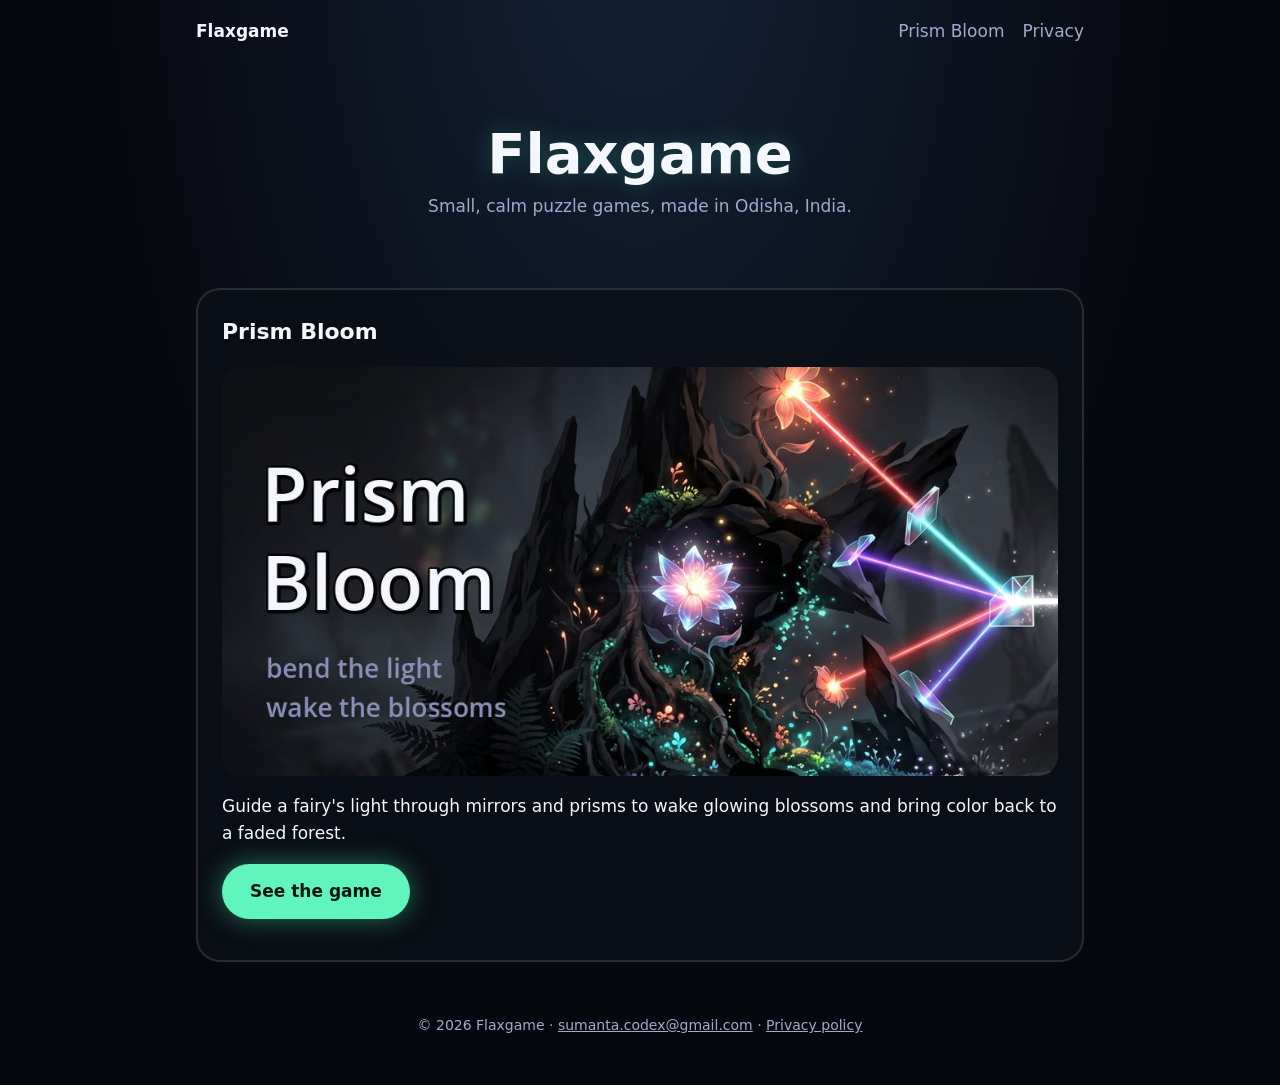
<file: index.html>
<!doctype html>
<html lang="en">
<head>
<meta charset="utf-8">
<meta name="viewport" content="width=device-width, initial-scale=1">
<title>Flaxgame</title>
<meta name="description" content="Flaxgame makes small, calm puzzle games. Our first: Prism Bloom, a light puzzle in a dark forest.">
<link rel="stylesheet" href="style.css">
<link rel="icon" href="img/icon.png">
</head>
<body>
<div class="wrap">
  <header class="top">
    <a href="./">Flaxgame</a>
    <nav><a href="prism-bloom/">Prism Bloom</a><a href="prism-bloom/privacy/">Privacy</a></nav>
  </header>

  <section class="hero">
    <h1>Flaxgame</h1>
    <p class="tag">Small, calm puzzle games, made in Odisha, India.</p>
  </section>

  <div class="card">
    <h2>Prism Bloom</h2>
    <a href="prism-bloom/"><img class="feature" src="img/feature.jpg" alt="Prism Bloom: a fairy's light splits through a prism and wakes glowing flowers"></a>
    <p>Guide a fairy's light through mirrors and prisms to wake glowing blossoms and bring color back to a faded forest.</p>
    <p><a class="pill" href="prism-bloom/">See the game</a></p>
  </div>

  <footer>
    © 2026 Flaxgame · <a href="mailto:sumanta.codex@gmail.com">sumanta.codex@gmail.com</a> · <a href="prism-bloom/privacy/">Privacy policy</a>
  </footer>
</div>
</body>
</html>
</file>
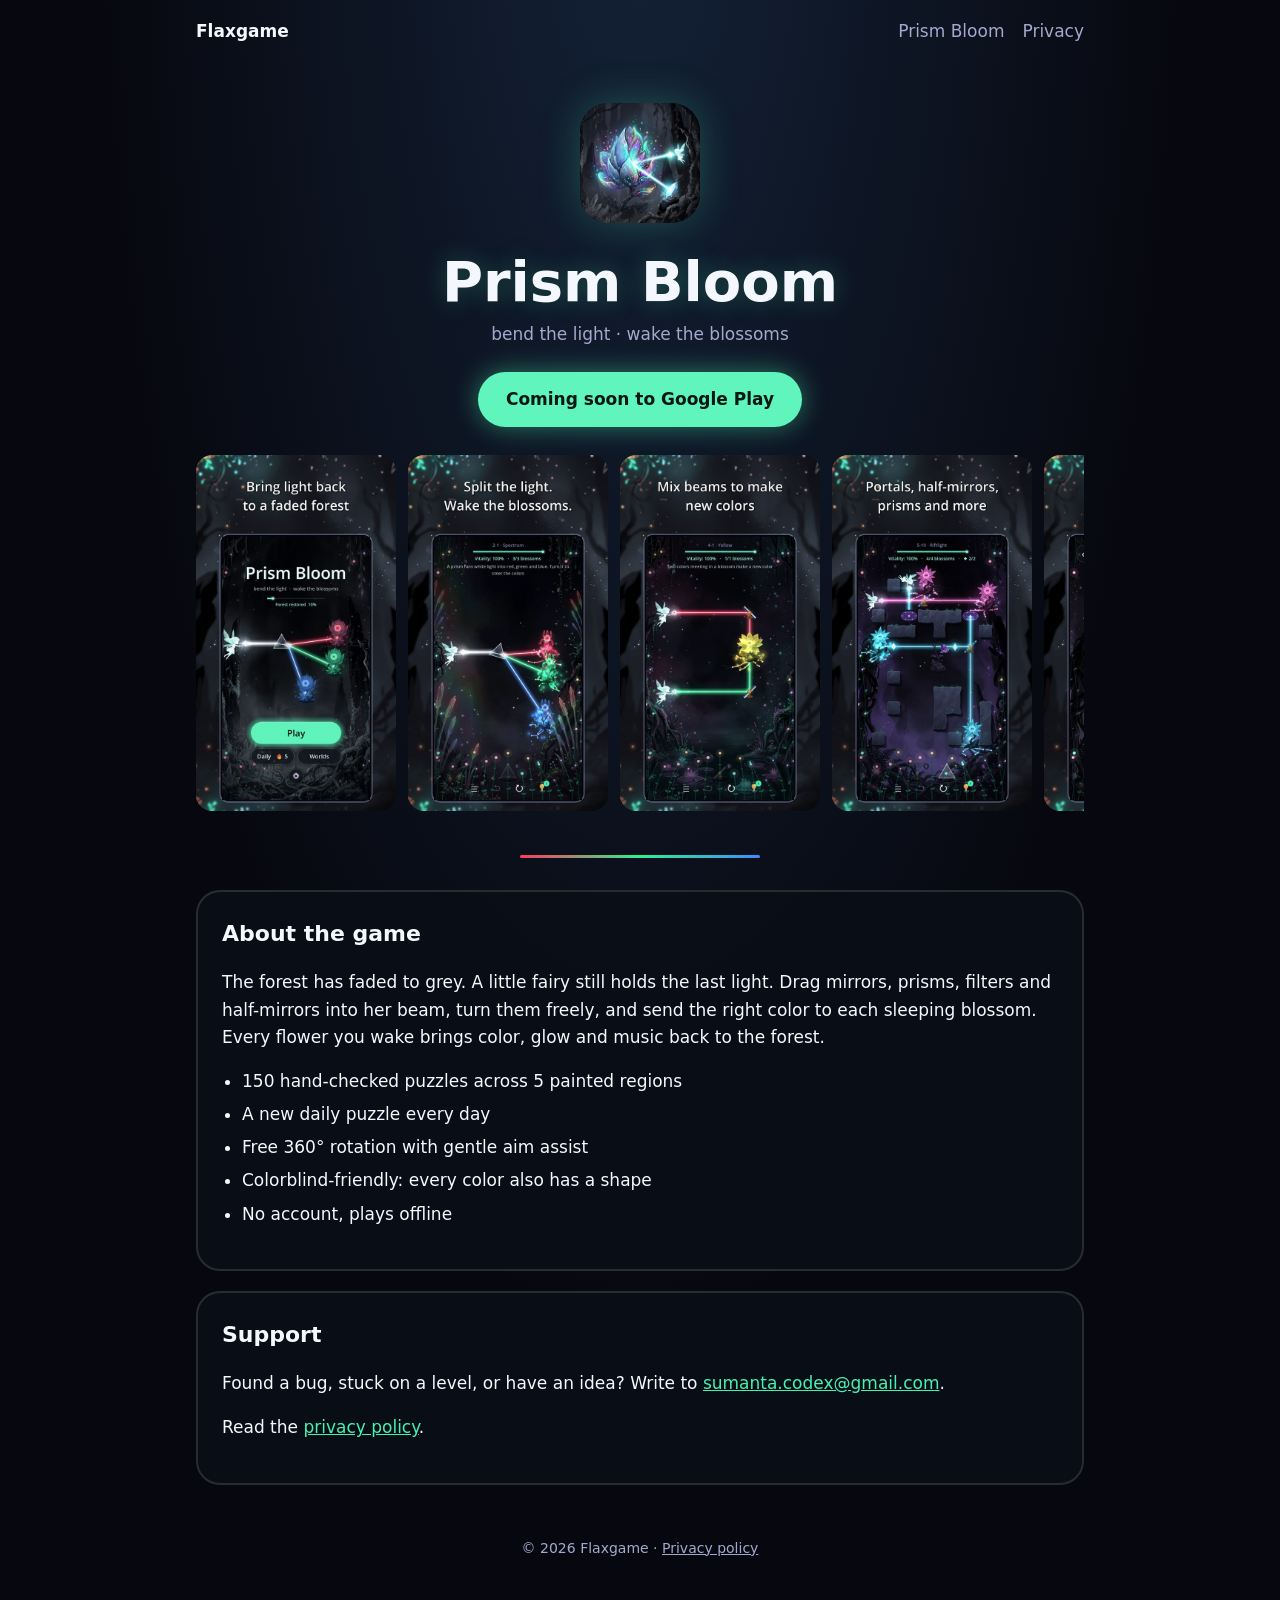
<file: prism-bloom/index.html>
<!doctype html>
<html lang="en">
<head>
<meta charset="utf-8">
<meta name="viewport" content="width=device-width, initial-scale=1">
<title>Prism Bloom: Light Puzzle</title>
<meta name="description" content="Bend the light, wake the blossoms. A calm light puzzle for Android: mirrors, prisms and color in a dark painted forest.">
<link rel="stylesheet" href="../style.css">
<link rel="icon" href="../img/icon.png">
</head>
<body>
<div class="wrap">
  <header class="top">
    <a href="../">Flaxgame</a>
    <nav><a href="./">Prism Bloom</a><a href="privacy/">Privacy</a></nav>
  </header>

  <section class="hero">
    <img class="icon" src="../img/icon.png" alt="Prism Bloom icon">
    <h1>Prism Bloom</h1>
    <p class="tag">bend the light · wake the blossoms</p>
    <a class="pill" href="https://play.google.com/store/apps/details?id=com.flaxgame.prismbloom">Coming soon to Google Play</a>
  </section>

  <div class="shots">
    <img src="../img/shot_01.jpg" alt="Menu: the fairy's light through a prism">
    <img src="../img/shot_02.jpg" alt="A prism splits white light">
    <img src="../img/shot_03.jpg" alt="Two colors mix in a blossom">
    <img src="../img/shot_04.jpg" alt="Portals and half-mirrors">
    <img src="../img/shot_05.jpg" alt="A new puzzle every day">
    <img src="../img/shot_06.jpg" alt="The world map">
    <img src="../img/shot_07.jpg" alt="Bonus crystals">
    <img src="../img/shot_08.jpg" alt="Colorblind-friendly glyphs">
  </div>

  <hr class="spectrum">

  <div class="card">
    <h2>About the game</h2>
    <p>The forest has faded to grey. A little fairy still holds the last light. Drag mirrors, prisms, filters and half-mirrors into her beam, turn them freely, and send the right color to each sleeping blossom. Every flower you wake brings color, glow and music back to the forest.</p>
    <ul class="facts">
      <li>150 hand-checked puzzles across 5 painted regions</li>
      <li>A new daily puzzle every day</li>
      <li>Free 360° rotation with gentle aim assist</li>
      <li>Colorblind-friendly: every color also has a shape</li>
      <li>No account, plays offline</li>
    </ul>
  </div>

  <div class="card">
    <h2>Support</h2>
    <p>Found a bug, stuck on a level, or have an idea? Write to <a href="mailto:sumanta.codex@gmail.com">sumanta.codex@gmail.com</a>.</p>
    <p>Read the <a href="privacy/">privacy policy</a>.</p>
  </div>

  <footer>© 2026 Flaxgame · <a href="privacy/">Privacy policy</a></footer>
</div>
</body>
</html>
</file>
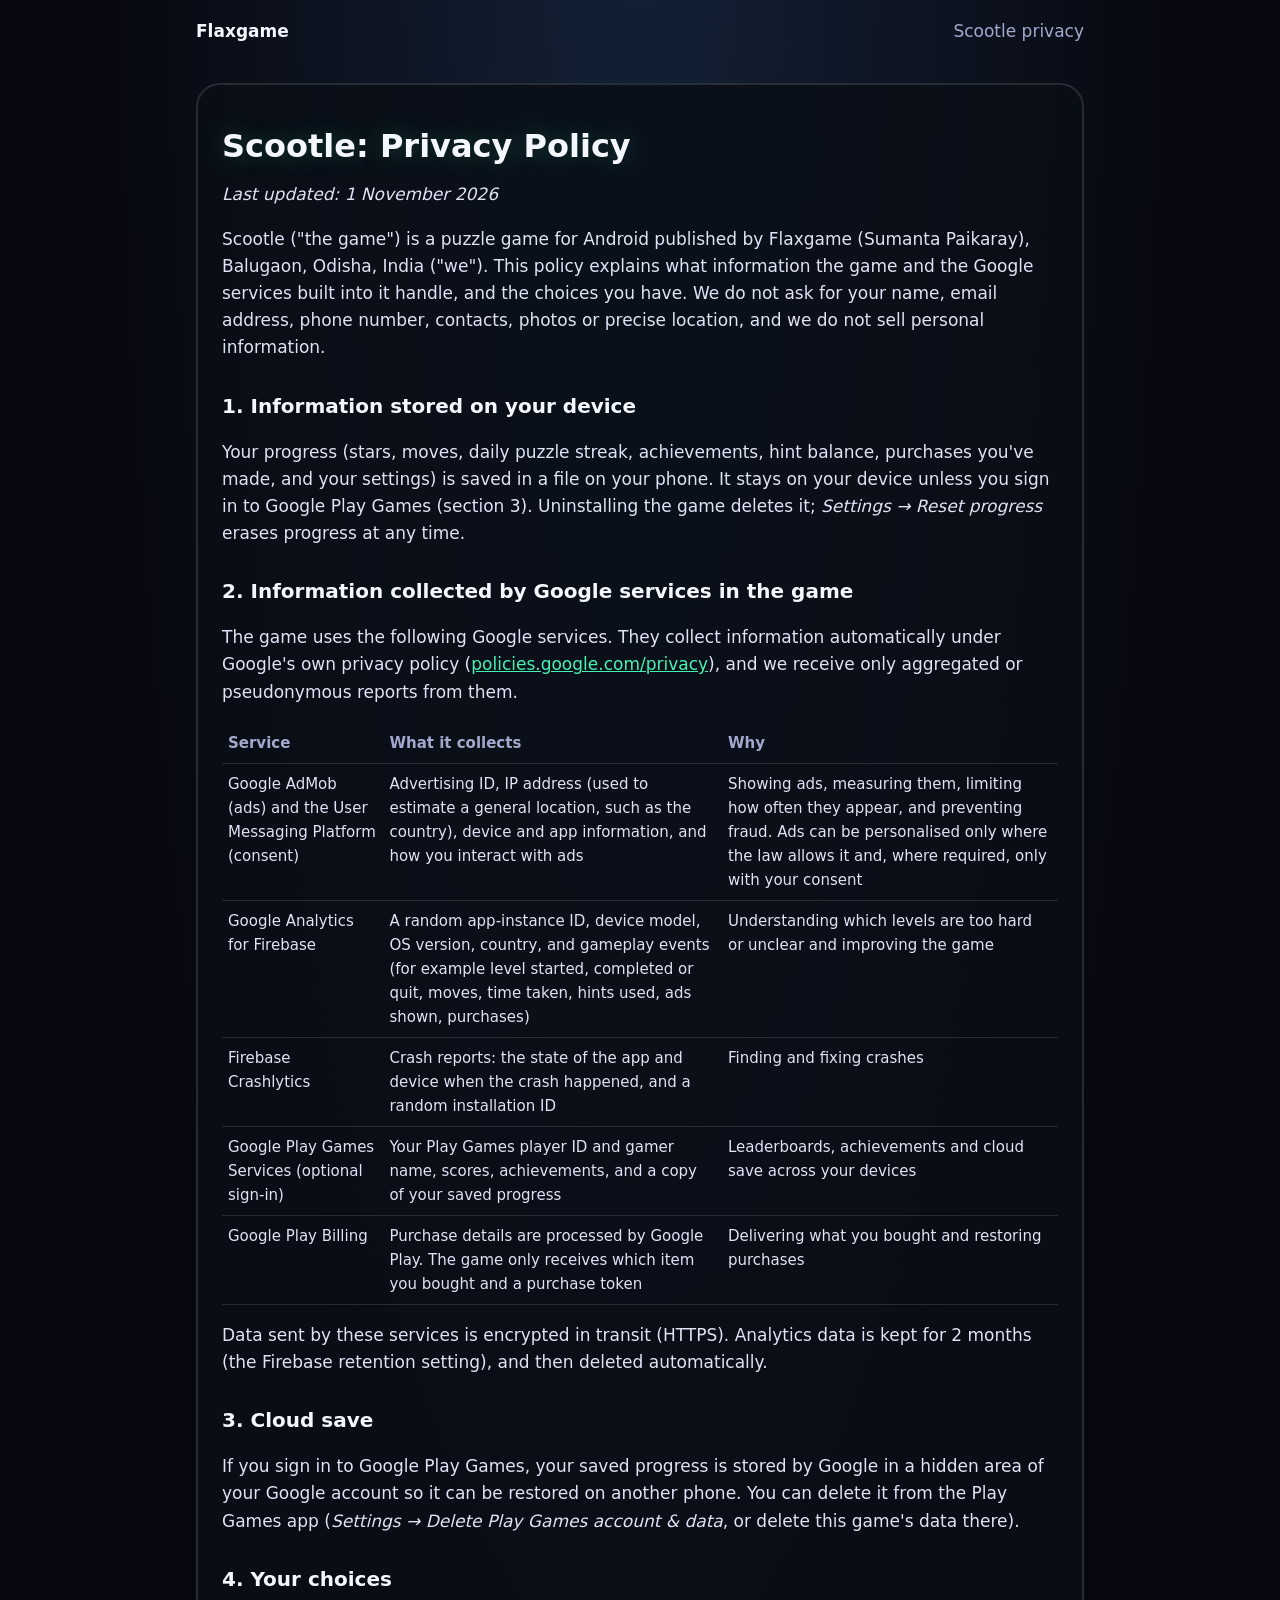
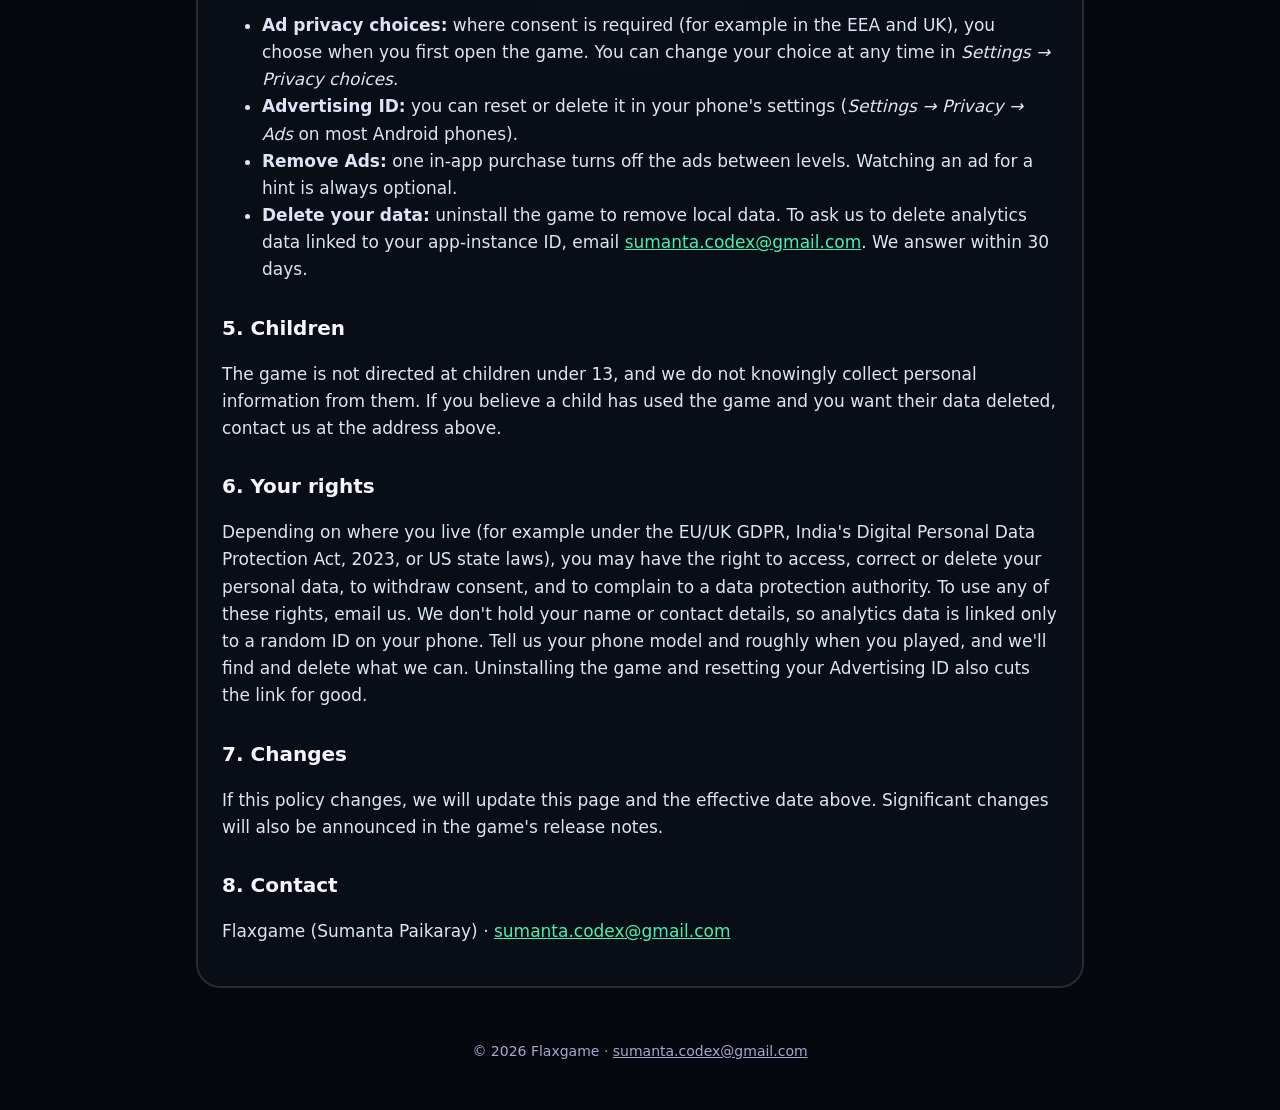
<file: cozy-trails/privacy/index.html>
<!doctype html>
<html lang="en">
<head>
<meta charset="utf-8">
<title>Scootle: Privacy Policy</title>
<link rel="canonical" href="https://flaxgame.github.io/scootle/privacy/">
<meta http-equiv="refresh" content="0; url=https://flaxgame.github.io/scootle/privacy/">
</head>
<body>
<p>Cozy Trails is now Scootle. Its privacy policy has moved to <a href="https://flaxgame.github.io/scootle/privacy/">https://flaxgame.github.io/scootle/privacy/</a>.</p>
</body>
</html>
</file>
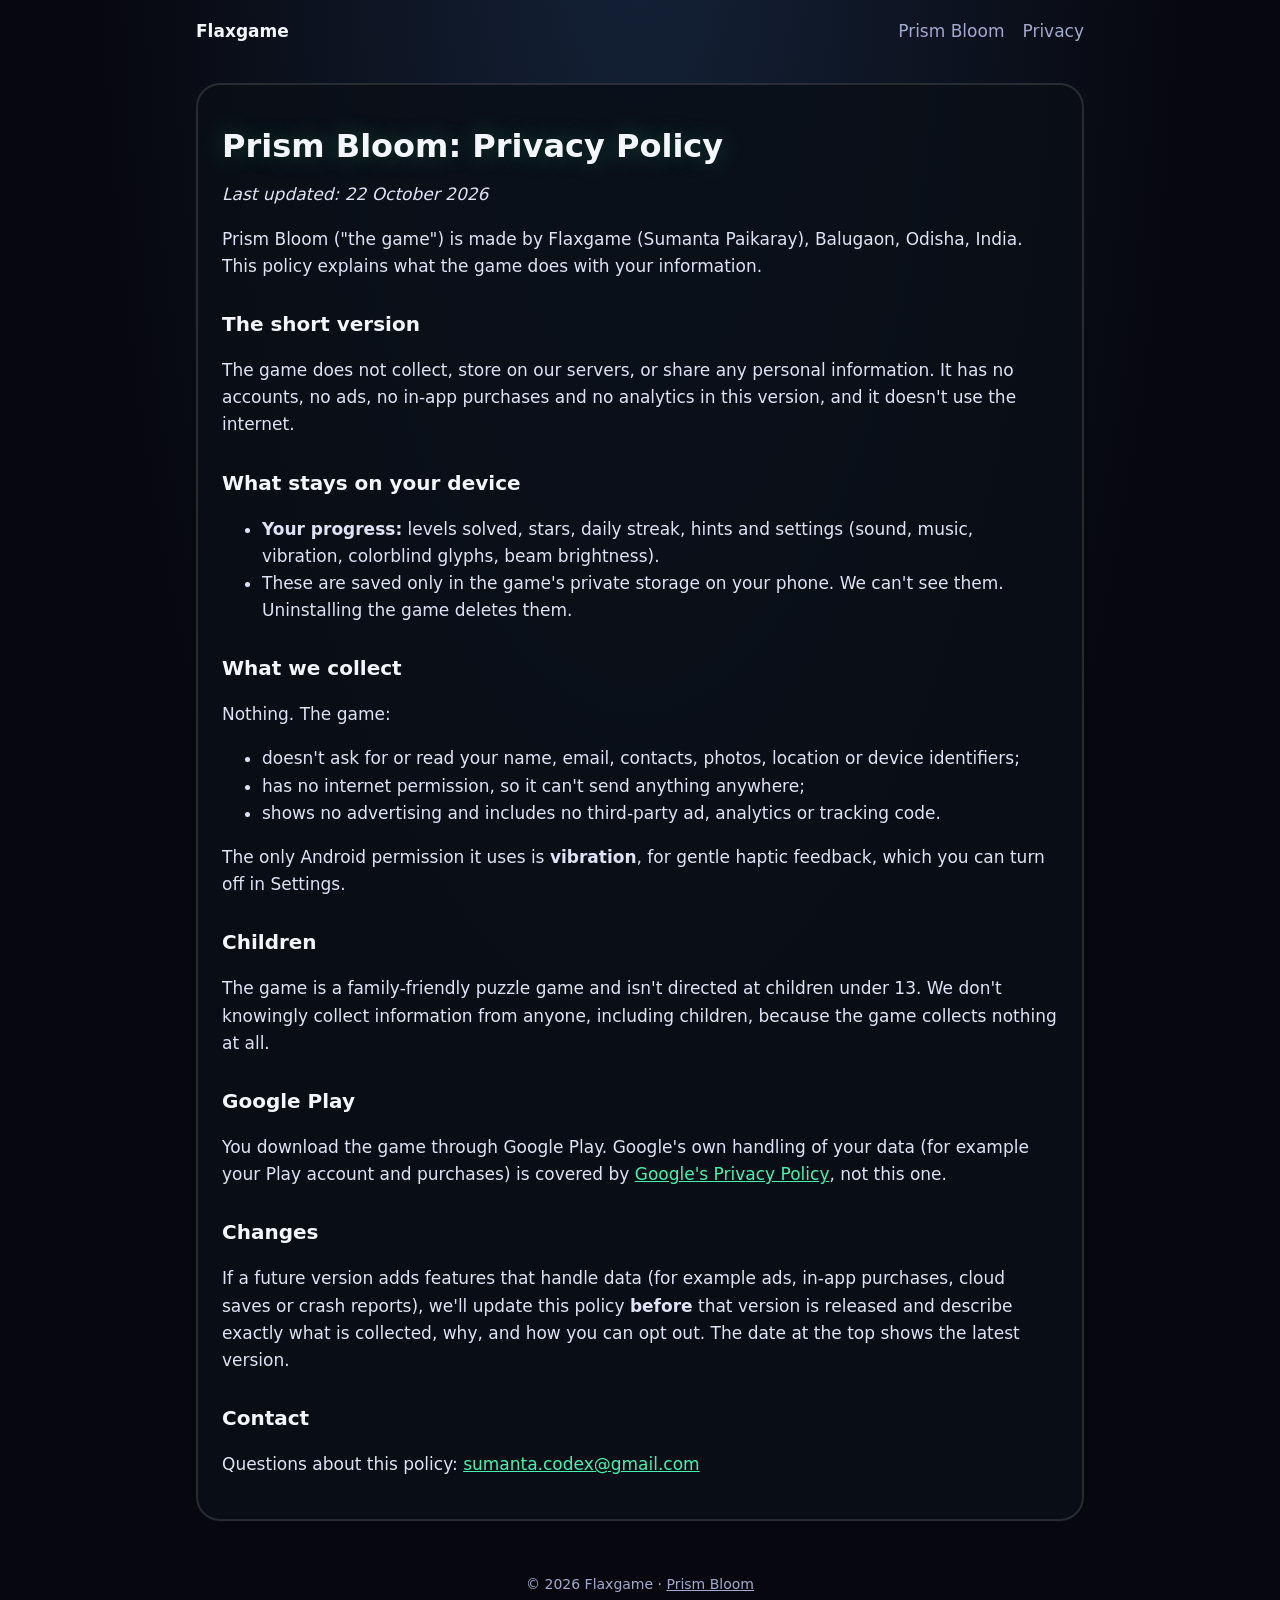
<file: prism-bloom/privacy/index.html>
<!doctype html>
<html lang="en">
<head>
<meta charset="utf-8">
<meta name="viewport" content="width=device-width, initial-scale=1">
<title>Prism Bloom: Privacy Policy</title>
<meta name="description" content="Privacy policy for Prism Bloom, a puzzle game by Flaxgame.">
<link rel="stylesheet" href="../../style.css">
<link rel="icon" href="../../img/icon.png">
</head>
<body>
<div class="wrap">
  <header class="top">
    <a href="../../">Flaxgame</a>
    <nav><a href="../">Prism Bloom</a><a href="./">Privacy</a></nav>
  </header>

  <div class="card policy">
    <h1 style="font-size:32px">Prism Bloom: Privacy Policy</h1>
    <p class="updated">Last updated: 22 October 2026</p>
    <p>Prism Bloom ("the game") is made by Flaxgame (Sumanta Paikaray), Balugaon, Odisha, India. This policy explains what the game does with your information.</p>

    <h2>The short version</h2>
    <p>The game does not collect, store on our servers, or share any personal information. It has no accounts, no ads, no in-app purchases and no analytics in this version, and it doesn't use the internet.</p>

    <h2>What stays on your device</h2>
    <ul>
      <li><strong>Your progress:</strong> levels solved, stars, daily streak, hints and settings (sound, music, vibration, colorblind glyphs, beam brightness).</li>
      <li>These are saved only in the game's private storage on your phone. We can't see them. Uninstalling the game deletes them.</li>
    </ul>

    <h2>What we collect</h2>
    <p>Nothing. The game:</p>
    <ul>
      <li>doesn't ask for or read your name, email, contacts, photos, location or device identifiers;</li>
      <li>has no internet permission, so it can't send anything anywhere;</li>
      <li>shows no advertising and includes no third-party ad, analytics or tracking code.</li>
    </ul>
    <p>The only Android permission it uses is <strong>vibration</strong>, for gentle haptic feedback, which you can turn off in Settings.</p>

    <h2>Children</h2>
    <p>The game is a family-friendly puzzle game and isn't directed at children under 13. We don't knowingly collect information from anyone, including children, because the game collects nothing at all.</p>

    <h2>Google Play</h2>
    <p>You download the game through Google Play. Google's own handling of your data (for example your Play account and purchases) is covered by <a href="https://policies.google.com/privacy">Google's Privacy Policy</a>, not this one.</p>

    <h2>Changes</h2>
    <p>If a future version adds features that handle data (for example ads, in-app purchases, cloud saves or crash reports), we'll update this policy <strong>before</strong> that version is released and describe exactly what is collected, why, and how you can opt out. The date at the top shows the latest version.</p>

    <h2>Contact</h2>
    <p>Questions about this policy: <a href="mailto:sumanta.codex@gmail.com">sumanta.codex@gmail.com</a></p>
  </div>

  <footer>© 2026 Flaxgame · <a href="../">Prism Bloom</a></footer>
</div>
</body>
</html>
</file>
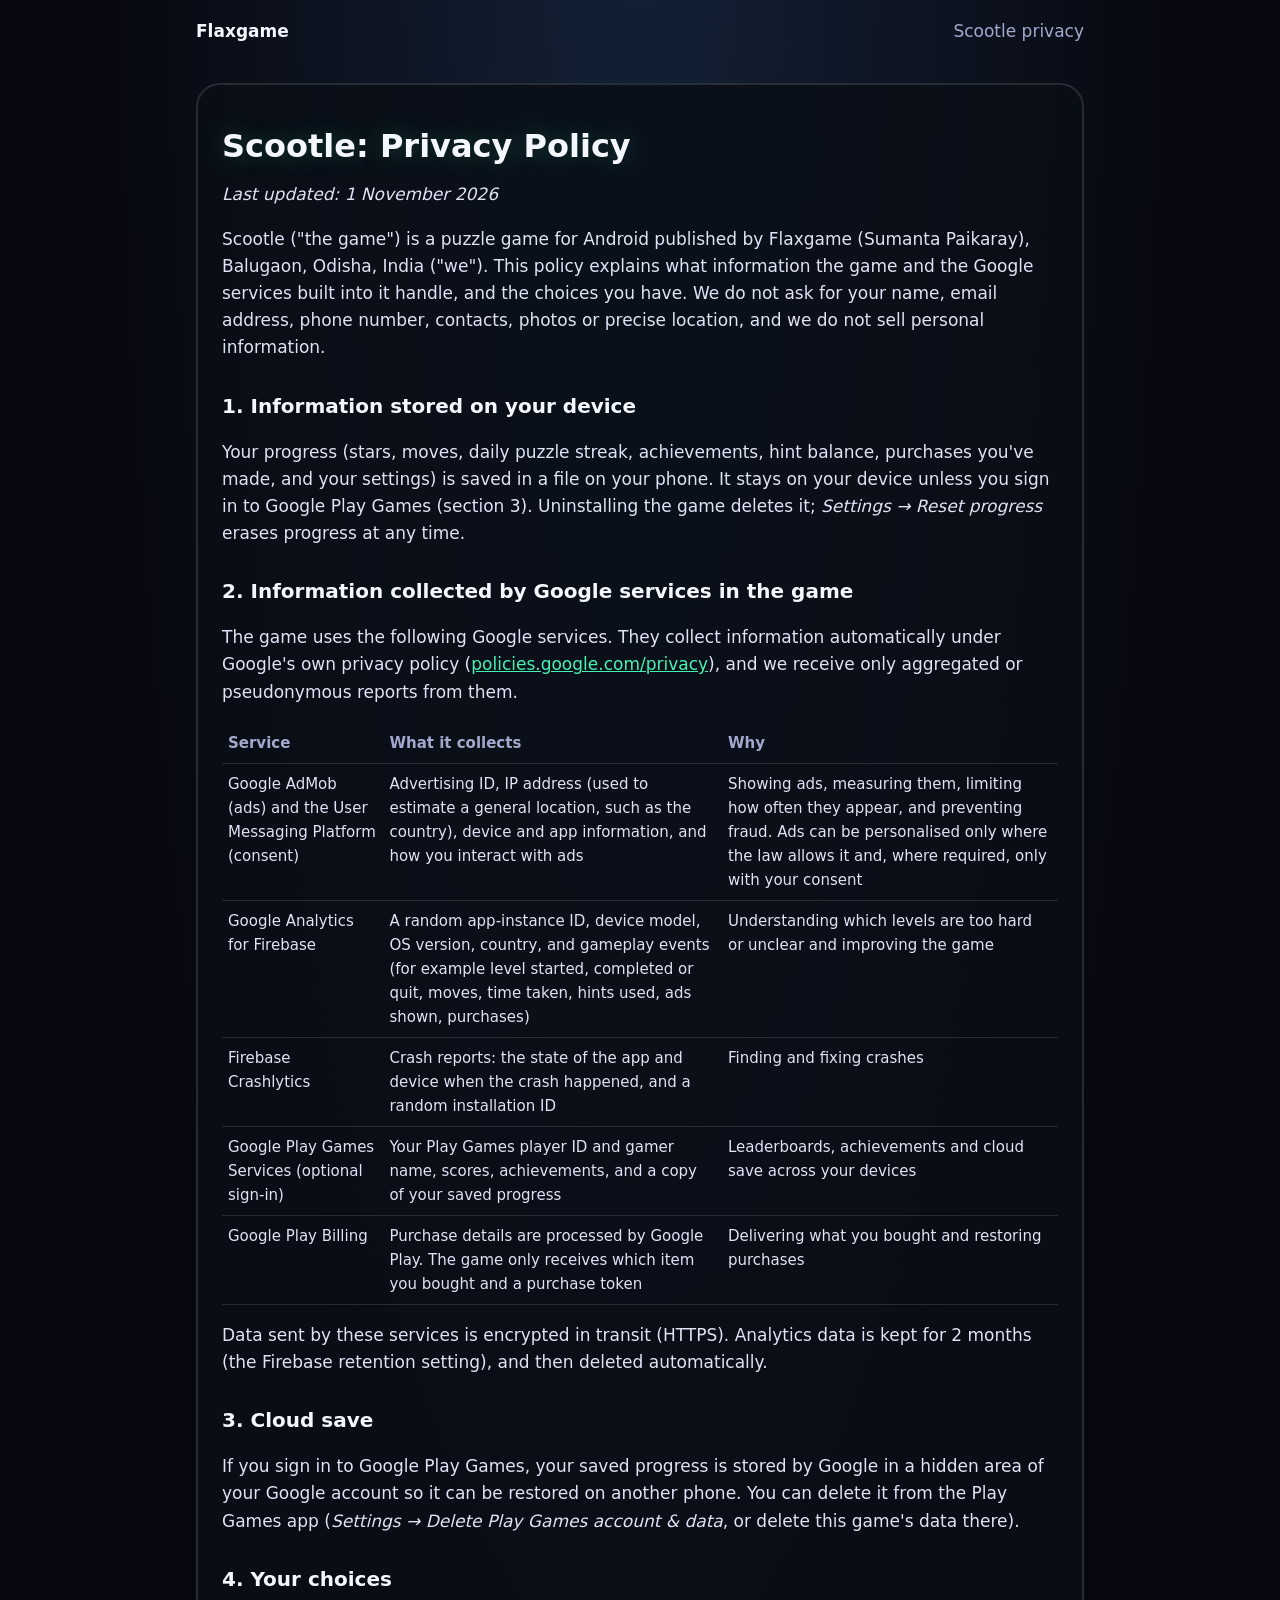
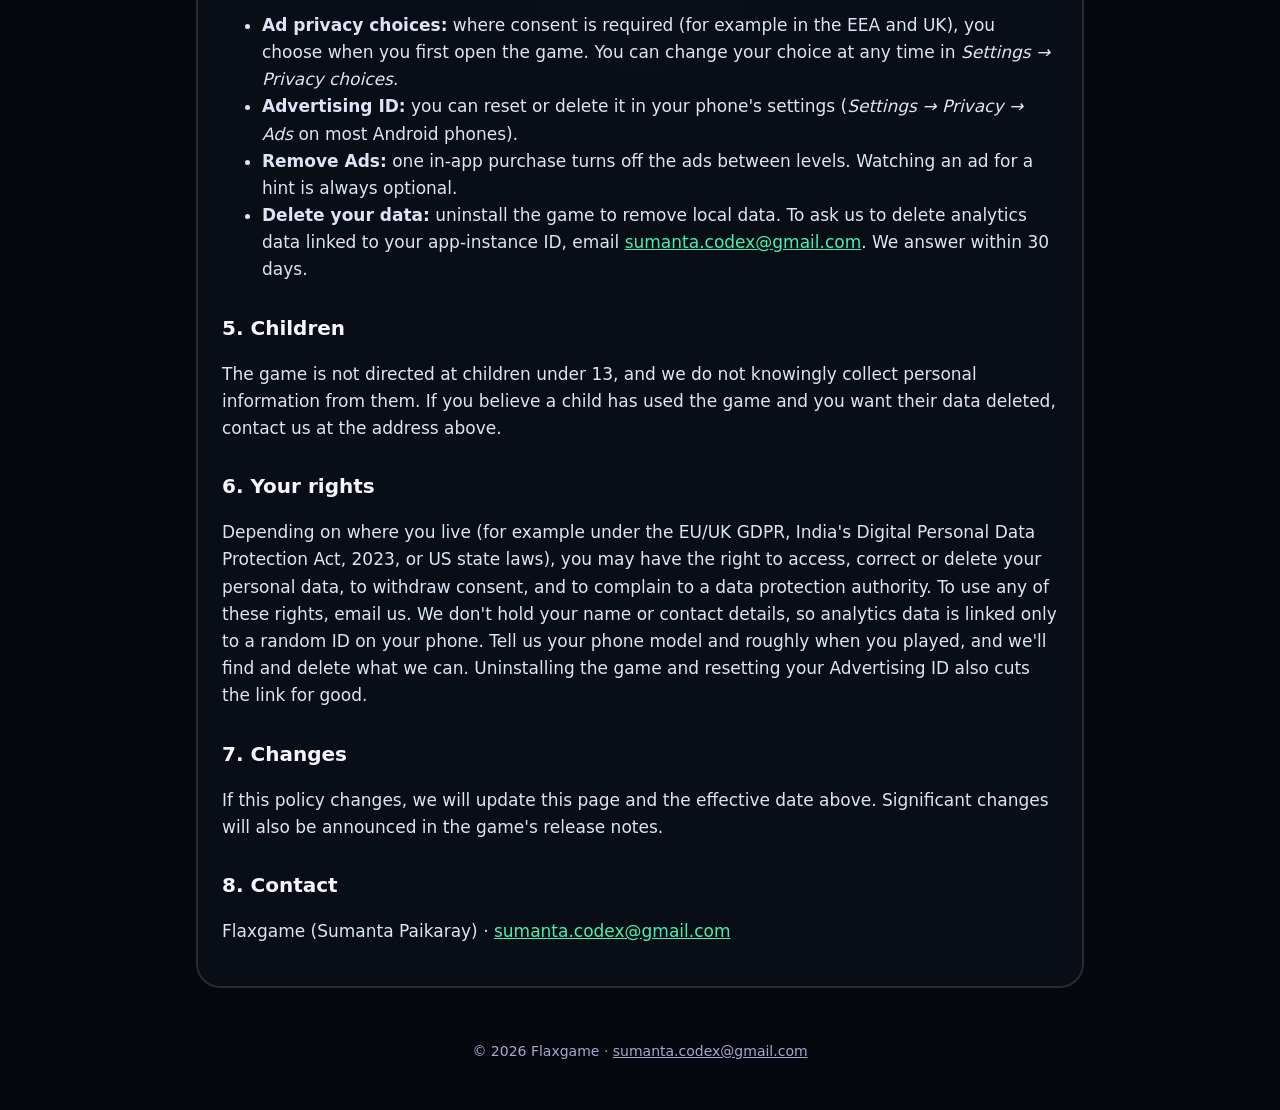
<file: scootle/privacy/index.html>
<!doctype html>
<html lang="en">
<head>
<meta charset="utf-8">
<meta name="viewport" content="width=device-width, initial-scale=1">
<title>Scootle: Privacy Policy</title>
<meta name="description" content="Privacy policy for Scootle, a puzzle game by Flaxgame.">
<link rel="stylesheet" href="../../style.css">
<link rel="icon" href="../../img/icon.png">
<style>
  .table-wrap { overflow-x: auto; }
  .policy table { width: 100%; border-collapse: collapse; font-size: 15px; }
  .policy th, .policy td { text-align: left; vertical-align: top; padding: 8px 6px; border-bottom: 1px solid rgba(255,255,255,0.12); }
  .policy th { color: var(--muted); font-weight: 600; }
  .policy td { color: #dfe3f5; }
</style>
</head>
<body>
<div class="wrap">
  <header class="top">
    <a href="../../">Flaxgame</a>
    <nav><a href="./">Scootle privacy</a></nav>
  </header>

  <div class="card policy">
    <h1 style="font-size:32px">Scootle: Privacy Policy</h1>
    <p class="updated">Last updated: 1 November 2026</p>
    <p>Scootle ("the game") is a puzzle game for Android published by Flaxgame (Sumanta Paikaray), Balugaon, Odisha, India ("we").
    This policy explains what information the game and the Google services built into it handle, and the choices you have.
    We do not ask for your name, email address, phone number, contacts, photos or precise location, and we do not sell personal information.</p>
    
    <h2>1. Information stored on your device</h2>
    <p>Your progress (stars, moves, daily puzzle streak, achievements, hint balance, purchases you've made, and your settings) is saved in a file on your phone.
    It stays on your device unless you sign in to Google Play Games (section 3). Uninstalling the game deletes it; <em>Settings → Reset progress</em> erases progress at any time.</p>
    
    <h2>2. Information collected by Google services in the game</h2>
    <p>The game uses the following Google services. They collect information automatically under Google's own privacy policy
    (<a href="https://policies.google.com/privacy">policies.google.com/privacy</a>), and we receive only aggregated or pseudonymous reports from them.</p>
    <div class="table-wrap">
    <table>
    <tr><th>Service</th><th>What it collects</th><th>Why</th></tr>
    <tr><td>Google AdMob (ads) and the User Messaging Platform (consent)</td>
    <td>Advertising ID, IP address (used to estimate a general location, such as the country), device and app information, and how you interact with ads</td>
    <td>Showing ads, measuring them, limiting how often they appear, and preventing fraud. Ads can be personalised only where the law allows it and, where required, only with your consent</td></tr>
    <tr><td>Google Analytics for Firebase</td>
    <td>A random app-instance ID, device model, OS version, country, and gameplay events (for example level started, completed or quit, moves, time taken, hints used, ads shown, purchases)</td>
    <td>Understanding which levels are too hard or unclear and improving the game</td></tr>
    <tr><td>Firebase Crashlytics</td>
    <td>Crash reports: the state of the app and device when the crash happened, and a random installation ID</td>
    <td>Finding and fixing crashes</td></tr>
    <tr><td>Google Play Games Services (optional sign-in)</td>
    <td>Your Play Games player ID and gamer name, scores, achievements, and a copy of your saved progress</td>
    <td>Leaderboards, achievements and cloud save across your devices</td></tr>
    <tr><td>Google Play Billing</td>
    <td>Purchase details are processed by Google Play. The game only receives which item you bought and a purchase token</td>
    <td>Delivering what you bought and restoring purchases</td></tr>
    </table>
    </div>
    <p>Data sent by these services is encrypted in transit (HTTPS). Analytics data is kept for 2 months (the Firebase retention setting), and then deleted automatically.</p>
    
    <h2>3. Cloud save</h2>
    <p>If you sign in to Google Play Games, your saved progress is stored by Google in a hidden area of your Google account so it can be restored on another phone.
    You can delete it from the Play Games app (<em>Settings → Delete Play Games account &amp; data</em>, or delete this game's data there).</p>
    
    <h2>4. Your choices</h2>
    <ul>
    <li><strong>Ad privacy choices:</strong> where consent is required (for example in the EEA and UK), you choose when you first open the game. You can change your choice at any time in <em>Settings → Privacy choices</em>.</li>
    <li><strong>Advertising ID:</strong> you can reset or delete it in your phone's settings (<em>Settings → Privacy → Ads</em> on most Android phones).</li>
    <li><strong>Remove Ads:</strong> one in-app purchase turns off the ads between levels. Watching an ad for a hint is always optional.</li>
    <li><strong>Delete your data:</strong> uninstall the game to remove local data. To ask us to delete analytics data linked to your app-instance ID, email <a href="mailto:sumanta.codex@gmail.com">sumanta.codex@gmail.com</a>. We answer within 30 days.</li>
    </ul>
    
    <h2>5. Children</h2>
    <p>The game is not directed at children under 13, and we do not knowingly collect personal information from them.
    If you believe a child has used the game and you want their data deleted, contact us at the address above.</p>
    
    <h2>6. Your rights</h2>
    <p>Depending on where you live (for example under the EU/UK GDPR, India's Digital Personal Data Protection Act, 2023, or US state laws), you may have the right to access, correct or delete your personal data, to withdraw consent, and to complain to a data protection authority.
    To use any of these rights, email us. We don't hold your name or contact details, so analytics data is linked only to a random ID on your phone. Tell us your phone model and roughly when you played, and we'll find and delete what we can. Uninstalling the game and resetting your Advertising ID also cuts the link for good.</p>
    
    <h2>7. Changes</h2>
    <p>If this policy changes, we will update this page and the effective date above. Significant changes will also be announced in the game's release notes.</p>
    
    <h2>8. Contact</h2>
    <p>Flaxgame (Sumanta Paikaray) · <a href="mailto:sumanta.codex@gmail.com">sumanta.codex@gmail.com</a></p>
  </div>

  <footer>© 2026 Flaxgame · <a href="mailto:sumanta.codex@gmail.com">sumanta.codex@gmail.com</a></footer>
</div>
</body>
</html>
</file>
<file: style.css>
/* Flaxgame site: the Prism Bloom glass look (ART_BIBLE.md §2, §7). */
:root {
  --bg: #07080f;
  --card: rgba(10, 15, 23, 0.84);
  --line: rgba(255, 255, 255, 0.12);
  --text: #f5f7ff;
  --muted: #a3a9cc;
  --leaf: #46f2b0;
  --ink: #0a1714;
  --red: #ff3b5c;
  --green: #2ef28f;
  --blue: #3d8bff;
}

* { box-sizing: border-box; }

html { -webkit-text-size-adjust: 100%; }

body {
  margin: 0;
  background: var(--bg) radial-gradient(ellipse at 50% -10%, #142238 0%, var(--bg) 60%) no-repeat;
  color: var(--text);
  font: 17px/1.6 system-ui, -apple-system, "Segoe UI", Roboto, sans-serif;
}

a { color: var(--leaf); }

.wrap { max-width: 920px; margin: 0 auto; padding: 0 16px; }

header.top {
  display: flex; align-items: center; justify-content: space-between;
  padding: 18px 0;
}
header.top a { color: var(--text); text-decoration: none; font-weight: 600; }
header.top nav a { color: var(--muted); font-weight: 500; margin-left: 18px; }
header.top nav a:hover { color: var(--text); }

.hero { text-align: center; padding: 40px 0 24px; }
.hero img.icon { width: 120px; height: 120px; border-radius: 28px; box-shadow: 0 0 40px rgba(70, 242, 176, 0.25); }
h1 { font-size: clamp(36px, 7vw, 56px); line-height: 1.1; margin: 20px 0 8px; text-shadow: 0 0 24px rgba(70, 242, 176, 0.25); }
.tag { color: var(--muted); margin: 0 0 24px; }

.pill {
  display: inline-block; padding: 14px 28px; border-radius: 999px;
  background: #5ff5bd; color: var(--ink); font-weight: 700; text-decoration: none;
  box-shadow: 0 0 26px rgba(70, 242, 176, 0.45);
}
.pill.ghost { background: rgba(13, 18, 25, 0.62); color: var(--text); border: 2px solid rgba(255, 255, 255, 0.16); box-shadow: none; }

.card {
  background: var(--card); border: 2px solid var(--line); border-radius: 24px;
  padding: 24px; margin: 20px 0;
}
.card h2 { margin-top: 0; font-size: 22px; }

.spectrum { height: 3px; border: 0; margin: 32px auto; max-width: 240px;
  background: linear-gradient(90deg, var(--red), var(--green), var(--blue)); border-radius: 2px; }

.shots {
  display: flex; gap: 12px; overflow-x: auto; padding: 4px 0 12px;
  scroll-snap-type: x mandatory;
}
.shots img { width: 200px; height: auto; border-radius: 16px; scroll-snap-align: start; flex: none; }

.feature { width: 100%; height: auto; border-radius: 20px; display: block; }

ul.facts { padding-left: 20px; }
ul.facts li { margin: 6px 0; }

.policy h2 { font-size: 20px; margin-top: 28px; }
.policy p, .policy li { color: #dfe3f5; }
.updated { color: var(--muted); font-style: italic; }

footer { color: var(--muted); font-size: 14px; text-align: center; padding: 32px 0 48px; }
footer a { color: var(--muted); }
</file>
